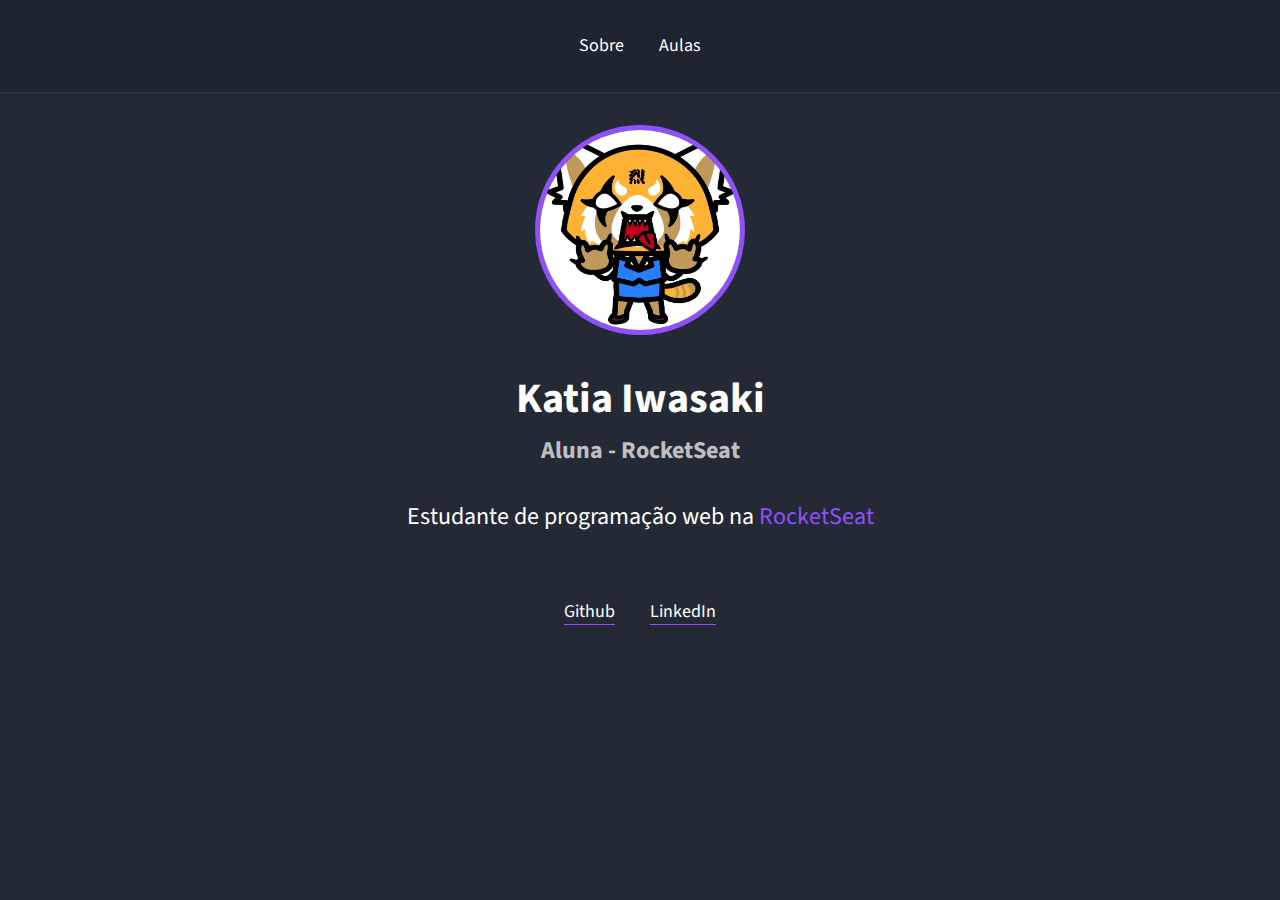
<file: 2-Intro_front_end/index.html>
<!DOCTYPE html>

<html>

	<head>
		
		<title>Curso de Frontend</title>
	
		<link rel="stylesheet" href="styles.css">
	
	</head>

	<body>
		<header>
			<div class="links">
				<a href="index.html">Sobre</a>
				<a href="classes.html">Aulas</a>		
			</div>
		</header>

		<div id="wrapper">
			<img src="foto.png" alt="Katia Iwasaki">
			<h1>Katia Iwasaki</h1>
			<h2>Aluna - RocketSeat</h2>
			<p>Estudante de programação web na <a href="https://rocketseat.com.br" target="_blank">RocketSeat</a></p>
		</div>

		<div class="links" id="footer">
			<a href="https://github.com/katiaiwasaki" target="_blank">Github</a>
			<a href="https://www.linkedin.com/in/kátia-iwasaki" target="_blank">LinkedIn</a>		
		</div>
	</body>

</html>
</file>
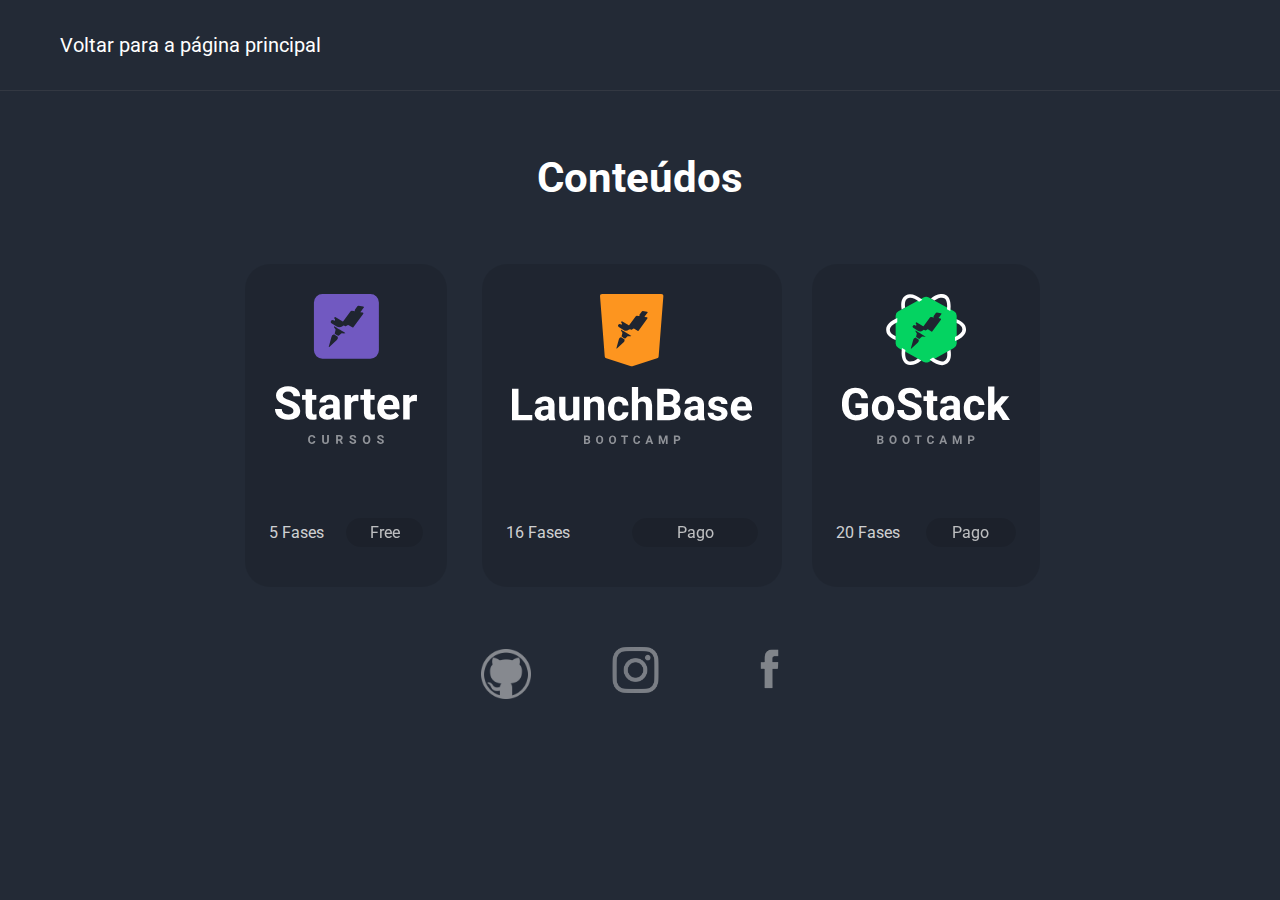
<file: 2-Intro_front_end/conteudos.html>
<!DOCTYPE html>

<html>

<head>
    <link rel="icon" href="favicon.png" type="image/png" />
    <title>LaunchBase - Sobre</title>
    <link rel="stylesheet" href="style_desafio.css">
    <link href="https://fonts.googleapis.com/icon?family=Material+Icons" rel="stylesheet">
</head>

<body>
    <header>
        <div class="links">
            <a href="desafio_2_1.html">Voltar para a página principal</a>
        </div>
    </header>


    <div id="wrapper">
        Conteúdos
    </div>

    <section class="cards">

        <div class="card" id="starter">
            <div class="card__image-container">
                <img src="starter.svg" alt="Starter Logo">
            </div>
            <div class="card__info">
                <p>5 Fases</p>
                <p class="card__price">Free</p>
            </div>
        </div>

        <div class="card" id="launchbase">
            <div class="card__image-container">
                <img src="launchbase.svg" alt="Launchbase Logo">
            </div>
            <div class="card__info">
                <p>16 Fases</p>
                <p class="card__price">Pago</p>
            </div>
        </div>

        <div class="card" id="gostack">
            <div class="card__image-container">
                <img src="gostack.svg" alt="GoStack Logo">
            </div>
            <div class="card__info">
                <p>20 Fases</p>
                <p class="card__price">Pago</p>
            </div>
        </div>
    </section>

    <div class="links" id="footer">
        <div id="git">
            <a href="https://github.com/Rocketseat" target="_blank">
                <img src="github.png" alt="Logo GitHub">
            </a>
        </div>
        <div id="insta">
            <a href="https://www.instagram.com/rocketseat_oficial/?hl=pt-br" target="_blank">
                <img src="instagram.png" alt="Logo Instagram">
            </a>
        </div>
        <div id="face">
            <a href="https://pt-br.facebook.com/rocketseat/" target="_blank">
                <img src="facebook.png" alt="Logo Facebook">
            </a>
        </div>
    </div>

    <div class="modal-overlay">
        <div class="modal">
            <a class="maximize-modal">
                <i class="material-icons">maximize</i>
            </a>
            <a class="close-modal">
                <i class="material-icons">close</i>
            </a>

            <div class="modal-content">
                <iframe src="" frameborder="0"></iframe>
            </div>
        </div>
    </div>

    <script src="scripts-desafio.js">

    </script>

</body>

</html>
</file>
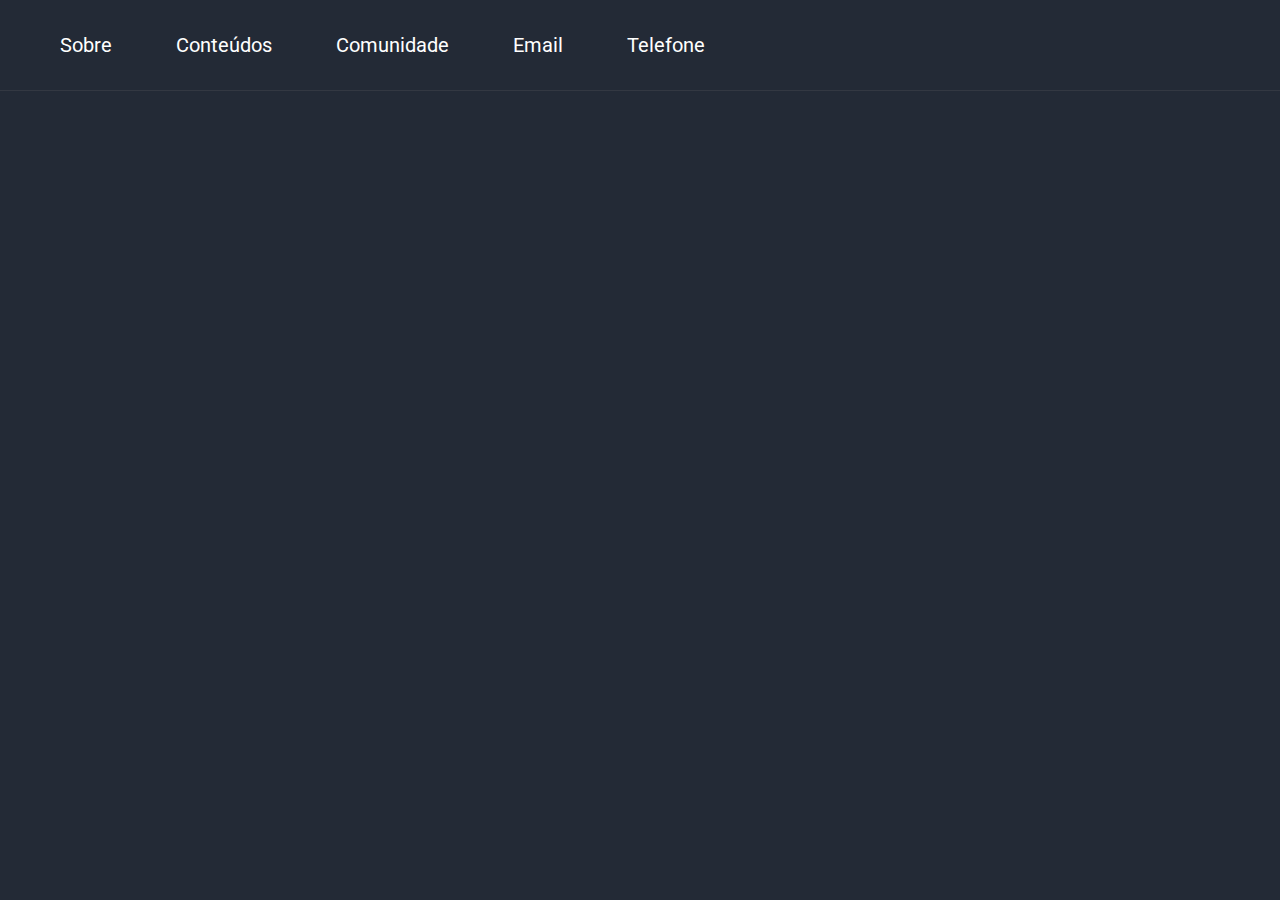
<file: 2-Intro_front_end/desafio_2_1.html>
<!DOCTYPE html>

<html>

<head>
    <link rel="icon" href="favicon.png" type="image/png" />
    <title>LaunchBase - Bootcamp</title>
    <link rel="stylesheet" href="style_desafio.css">
</head>

<body>
    <header>
        <div class="links">
            <a href="sobre.html">Sobre</a>
            <a href="conteudos.html">Conteúdos</a>
            <a href="https://discordapp.com/invite/gCRAFhc" target="_blank">Comunidade</a>
            <a href="mailto:oi@rocketseat.com.br">Email</a>
            <a href="tel:+5547992078767">Telefone</a>
        </div>
    </header>

</body>

</html>
</file>
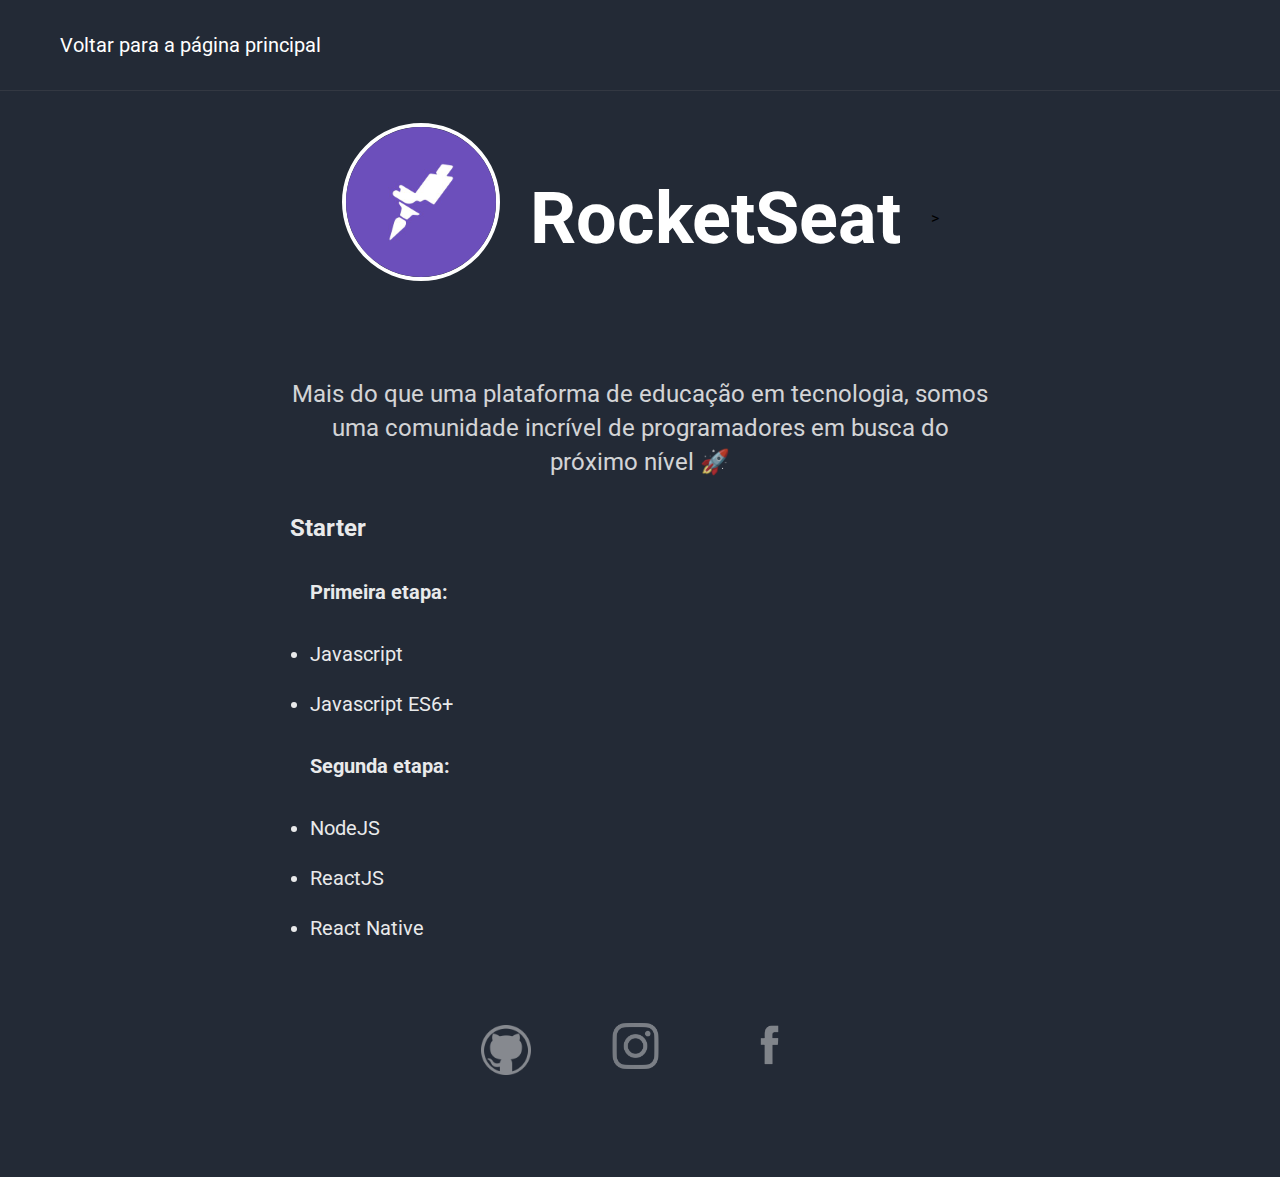
<file: 2-Intro_front_end/sobre.html>
<!DOCTYPE html>

<html>

<head>
    <link rel="icon" href="favicon.png" type="image/png" />
    <title>LaunchBase - Sobre</title>
    <link rel="stylesheet" href="style_desafio.css">
</head>

<body>
    <header>
        <div class="links">
            <a href="desafio_2_1.html">Voltar para a página principal</a>
        </div>
    </header>

    <div>
        <div id="title">
            <img src="rocket-logo.png" alt="Logo RocketSeat">
            <a href="https://rocketseat.com.br" target="_blank">RocketSeat</a>>
        </div>

        <div class="content">

            <p>Mais do que uma plataforma de educação em tecnologia, somos uma comunidade incrível de programadores em busca do próximo nível 🚀</p>
        
            <h3>Starter</h3>
        
            <ul>
                <div>Primeira etapa:</div>
                <li>Javascript</li>
                <li>Javascript ES6+</li>
            </ul>
            <ul>
                <div>Segunda etapa:</div>
                <li>NodeJS</li>
                <li>ReactJS</li>
                <li>React Native</li>
            </ul>


        </div> 

        <div class="links" id="footer">
            <div id="git">
                <a href="https://github.com/Rocketseat" target="_blank">
                    <img src="github.png" alt="Logo GitHub">
                </a>
            </div>
            <div id="insta">
                <a href="https://www.instagram.com/rocketseat_oficial/?hl=pt-br" target="_blank">
                    <img src="instagram.png" alt="Logo Instagram">
                </a>
            </div>
            <div id="face">
                <a href="https://pt-br.facebook.com/rocketseat/" target="_blank">
                    <img src="facebook.png" alt="Logo Facebook">
                </a>
            </div>
        </div>
    </div>

</body>

</html>
</file>
<file: 2-Intro_front_end/styles.css>
@import 'https://fonts.googleapis.com/css?family=Source+Sans+Pro:400,700&display=swap';

:root {
    --color-green: #9150fa;
    --color-rocket: #7159c1;
}

* {
    margin: 0;
    padding: 0;
    border: 0;
}
body {
    background: #232a36;
    font-family: 'Source Sans Pro', sans-serif;
    color: white;
}
header {
    padding: 32px;
    border-bottom: 1px solid #333;
    background: rgba(0, 0, 0, 0.1);
}
.links {
    text-align: center;
}
.links a {
    color: white;
    font-size: 18px;
    line-height: 28px;
    margin: 0 16px;
    text-decoration: none;
}
.links a:hover {
    color: var(--color-green);
    transition: color 200ms;
}

#wrapper {
    text-align: center;
    padding: 32px;
}

#wrapper img {
    border-radius: 50%;
    border: 5px solid var(--color-green);
    margin-bottom: 32px;
    height: 200px;
    width: 200px;
}

#wrapper h1 {
    font-size: 42px;
    line-height: 52px;
    font-weight: bold;
}

#wrapper h2 {
    font-size: 24px;
    line-height: 34px;
    line-height: normal;
    margin-top: 8px;
    opacity: 0.7;
}

#wrapper p {
    max-width: 500pc;
    margin: 32px auto;
    line-height: 34px;
    font-size: 24px;
}

#wrapper p a {
    color: var(--color-green);
    text-decoration: none;
}

#footer a {
    border-bottom: 1px solid var(--color-green);
}


/*=== CARDS ===*/



.cards {
    max-width: 800px;
    margin: 0 auto;
    display: grid;
    grid-template-columns: 1fr 1fr 1fr;
    gap: 20px;
}

.card {
    background-color: var(--color-rocket);
}

.card__image-container img {
    width: 100%;
}

.card__content, 
.card__info {
    padding: 24px;
}

.card__info {
    display: grid;
    grid-template-columns: 1fr 1fr;
}

.card__price {
    background-color: var(--color-rocket);
    filter: brightness(90%);
    padding: 5px 20px;
    border-radius: 20px;
    text-align: center;
}

.card:hover{
    cursor: pointer;
}

/*=== MODAL OVERLAY ===*/

.modal-overlay {
    background-color: rgba(0, 0, 0, 0.7);
    width: 100%;
    height: 100%;
    position: fixed;
    top: 0;
    opacity: 0;
    visibility: hidden;
}

.modal {
    background-color: white;
    width: 90%;
    height: 90%;
    margin: 5vh auto;
    position: relative;
}

.modal .close-modal {
    color: black;
    position: absolute;
    right: 8px;
    top: 8px;
    cursor: pointer;
}

/*=== MODAL.ACTIVE ===*/

.modal-overlay.active {
    opacity: 1;
    visibility: visible;
}

iframe {
    width: 100%;
    height: 90%;
    position: absolute;
    top: 5%;
}
</file>
<file: 2-Intro_front_end/style_desafio.css>
@import "https://fonts.googleapis.com/css?family=Roboto:400,700&display=swap";

:root {
    --color-green: #9150fa;
    --color-rocket: #7159c1;
    --color-header: rgba(0,0,0,0.1);
}

* {
    font-family: 'Roboto', sans-serif;
}

body {
    background-color: #232a36;
    margin: 0;
}

header {
    padding: 30px;
    background-color: --color-header;
    border-bottom: 1px solid #333842;
}

.links a {
    font-size: 20px;
    color: white;
    text-decoration: none;
    line-height: 30px;
    margin: 0 30px;
}

#title {
    display: flex;
    justify-content: center;
    align-items: center;
    padding: 32px;
}

#title img {
    border-radius: 50%;
    border: 4px solid white;
    margin-bottom: 32px;
    height: 150px;
    width: 150px;
}

#title a {
    color: white;
    text-decoration: none;
    font-weight: bold;
    font-size: 72px;
    margin: 30px;
}

.content p {
    color: white;
    opacity: 0.8;
    margin: 32px auto;
    font-size: 24px;
    line-height: 34px;

    max-width: 700px;
    text-align: center;
}

.content h3 {
    color: white;
    opacity: 0.9;
    font-weight: bold;
    margin: 32px auto;
    font-size: 24px;
    line-height: 34px;

    max-width: 700px;
    text-align: left;
}

.content ul div {
    color: white;
    font-weight: bold;
    opacity: 0.9;
    margin: 32px auto;
    font-size: 20px;
    line-height: 30px;

    max-width: 700px;
    text-align: left;
}

.content ul li {
    color: white;
    opacity: 0.9;
    margin: 20px auto;
    font-size: 20px;
    line-height: 30px;

    max-width: 700px;
    text-align: left;
}

#footer {
    line-height: 150px;
    display: flex;
    justify-content: center;
    align-items: center;
    padding: 32px;
}


#git a img {
    height: 50px;
    opacity: 0.6;
}

#insta a img {
    height: 58px;
    opacity: 0.4;
}

#face a img {
    height: 60px;
}

.links #footer div a img:hover {
    transition-delay: 60ms;
    filter: invert(65%);
}

#wrapper {
    display: flex;
    justify-content: center;
    align-items: center;
    padding: 32px;    
    color: white;
    text-decoration: none;
    font-weight: bold;
    font-size: 42px;
    margin: 30px;
}

/*=== CARDS ===*/

.cards {
    max-width: 800px;
    margin: 0 auto;
    display: grid;
    grid-template-columns: 1fr 1fr 1fr;
    gap: 30px;
}

.card {
    background-color: var(--color-header);
    color: rgba(255,255,255,0.8);
    border-radius: 25px;
    align-self: center;
    justify-self: center;
}

.card__image-container img {
    height: 150px;
    padding: 30px;
}

.card__info {
    padding: 24px;
    display: grid;
    grid-template-columns: 1fr 1fr;
    align-items: center;
}

.card__price {
    background-color: var(--color-header);
    filter: brightness(90%);
    padding: 5px 20px;
    border-radius: 20px;
    text-align: center;
}

.card:hover {
    cursor: pointer;
    border: 2px solid var(--color-rocket);
}

/*=== MODAL OVERLAY ===*/

.modal-overlay {
    background-color: rgba(0, 0, 0, 0.7);
    width: 100%;
    height: 100%;
    position: fixed;
    top: 0;
    opacity: 0;
    visibility: hidden;
}

.modal {
    background-color: white;
    width: 60%;
    height: 90%;
    margin: 5vh auto;
    position: relative;
    border-radius: 5px;
}

.modal .maximize-modal {
    color: black;
    position: absolute;
    right: 40px;
    top: 16px;
    cursor: pointer;
}

.modal .close-modal {
    color: black;
    position: absolute;
    right: 8px;
    top: 8px;
    cursor: pointer;
}

/*=== MODAL.ACTIVE ===*/

.modal-overlay.active {
    opacity: 1;
    visibility: visible;
}

iframe {
    width: 100%;
    height: 90%;
    position: absolute;
    top: 5%;
}

/*=== MODAL.MAX ===*/

.modal.maximize {
    width: 100%;
    height: 100%;
    margin: 0;
    padding: 0;
    border-radius: 0;
} 

.modal.maximize iframe {
    width: 100%;
    height: 100%;
    position: absolute;
    top: 5%;
}
</file>
